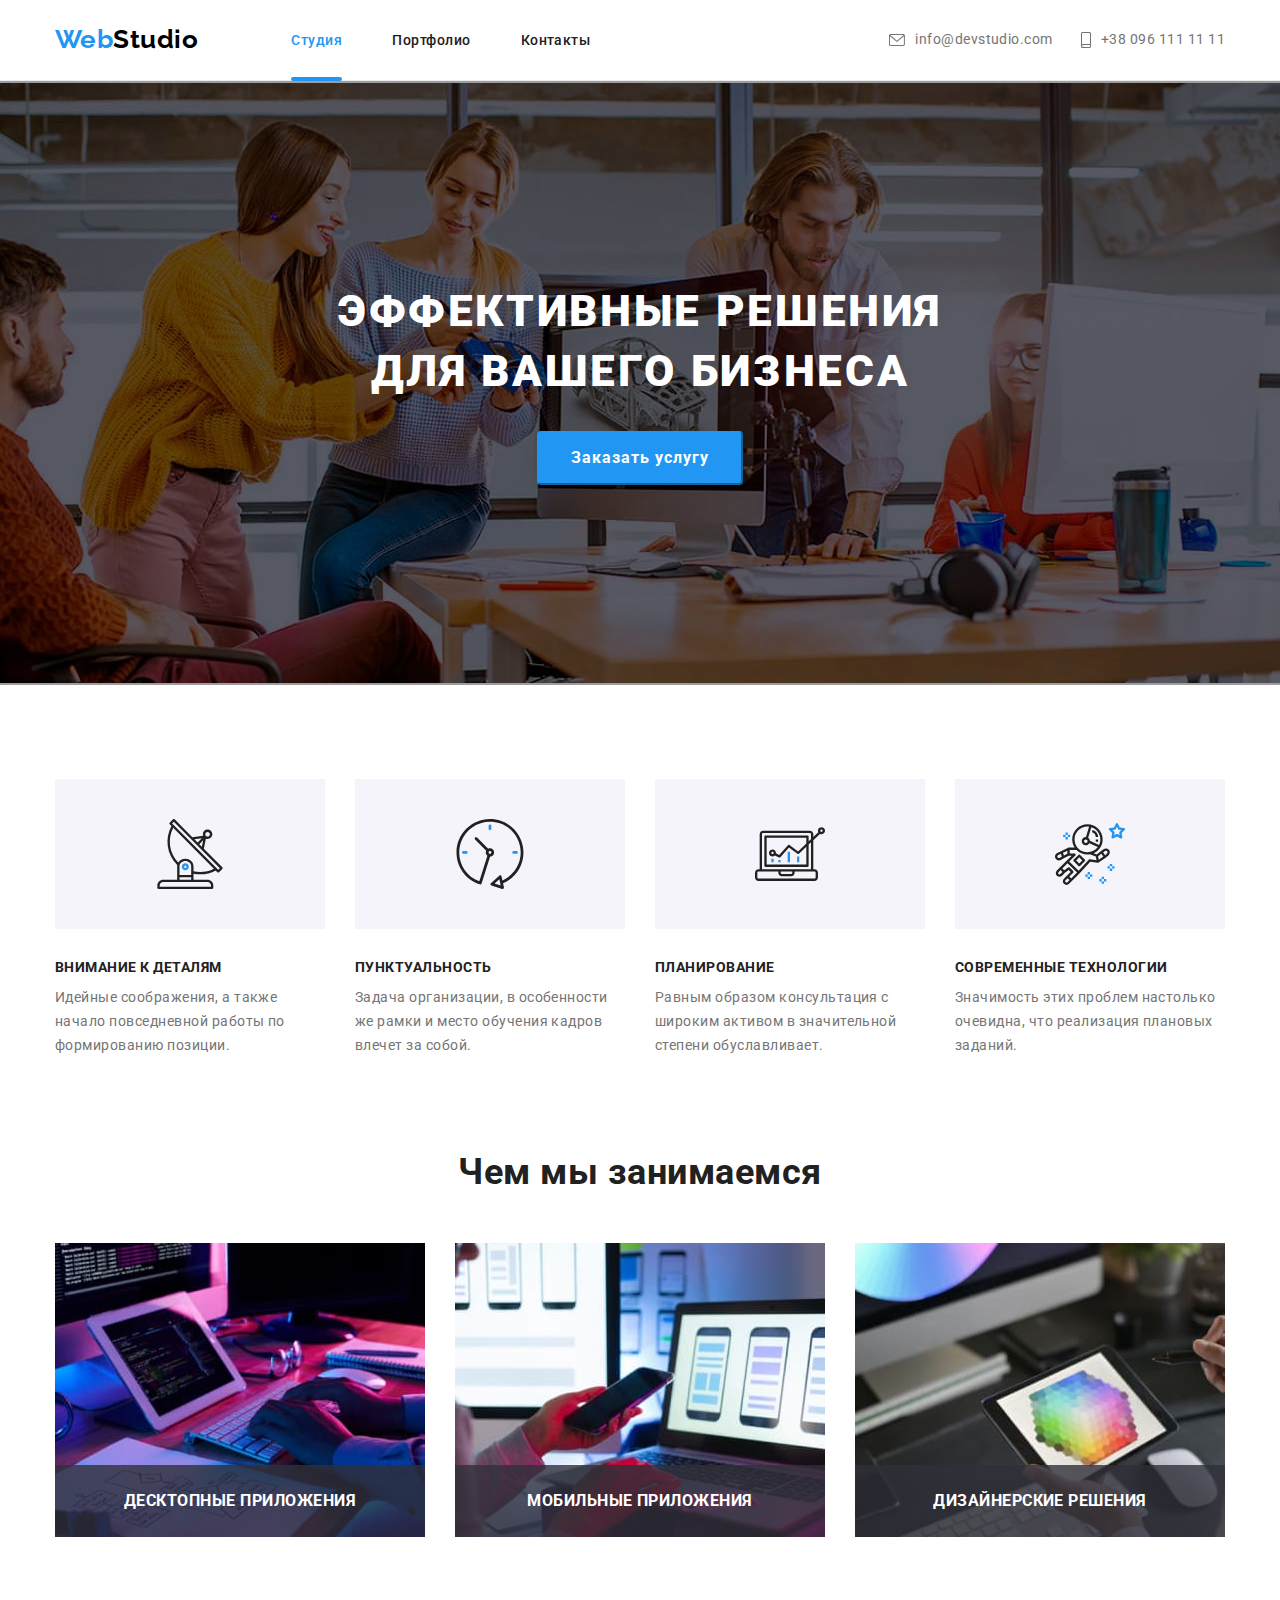
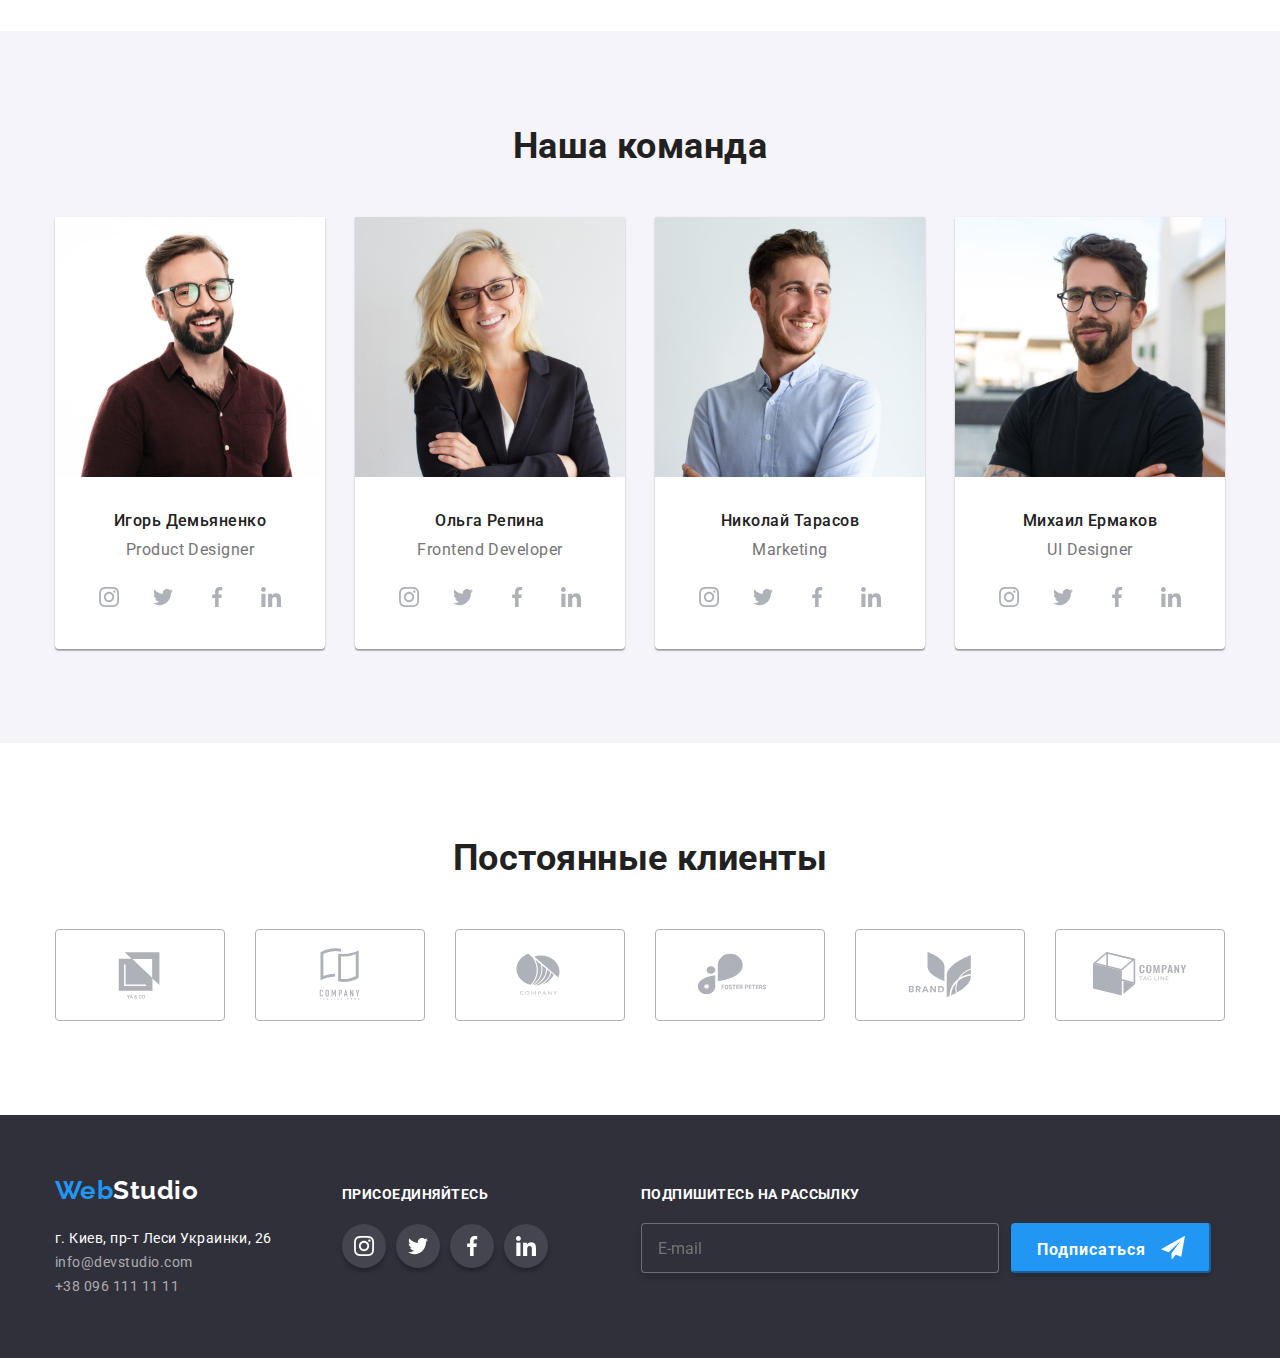
<file: index.html>
<!DOCTYPE html>
<html lang="ru">
  <head>
    <meta charset="UTF-8" />
    <meta http-equiv="X-UA-Compatible" content="IE=edge" />
    <meta name="viewport" content="width=device-width, initial-scale=1.0" />
    <link rel="preconnect" href="https://fonts.googleapis.com" />
    <link rel="preconnect" href="https://fonts.gstatic.com" crossorigin />
    <link
      href="https://fonts.googleapis.com/css2?family=Raleway:wght@700&family=Roboto:wght@400;500;700;900&display=swap"
      rel="stylesheet"
    />
    <title>WebStudio</title>
    <link
      rel="stylesheet"
      href="https://cdnjs.cloudflare.com/ajax/libs/modern-normalize/1.0.0/modern-normalize.min.css"
    />
    <link rel="stylesheet" href="./css/styles.css" />
  </head>

  <!--  ===== HEADER ===== -->

  <body>
    <header class="header">
      <div class="container navigation">
        <nav class="navigation">
          <a class="header__logo" href="./index.html"
            >Web<span class="header__studio">Studio</span></a
          >

          <ul class="navigation__list navigation">
            <li class="navigation__list-item">
              <a class="navigation__link-current" href="./index.html">Студия</a>
            </li>
            <li class="navigation__list-item">
              <a class="navigation__link" href="./portfolio.html">Портфолио</a>
            </li>
            <li class="navigation__list-item">
              <a class="navigation__link" href="/">Контакты</a>
            </li>
          </ul>
        </nav>

        <ul class="header__contacts navigation">
          <li class="header__contacts-item">
            <a class="header__email" href="mailto:info@devstudio.com">
              <svg class="header__email-icon">
                <use href="./images/icons.svg#envelope"></use></svg
              >info@devstudio.com</a
            >
          </li>
          <li class="header__contacts-item">
            <a class="header__tel" href="tel:+380961111111">
              <svg class="header__phone-icon">
                <use href="./images/icons.svg#phone"></use>
              </svg>
              +38 096 111 11 11</a
            >
          </li>
        </ul>
      </div>
    </header>

    <!--  ===== HERO ===== -->

    <section class="hero">
      <h1 class="hero__title">
        Эффективные решения <br />
        для вашего бизнеса
      </h1>
      <button type="button" class="hero__button" data-modal-open>
        Заказать услугу
      </button>
    </section>

    <!-- ====== FEATURES ===== -->

    <section class="features section">
      <div class="container">
        <h2 hidden class="features__title">features</h2>
        <ul class="features__image-list">
          <li class="features__image-item">
            <svg class="features__image">
              <use href="./images/icons.svg#antenna"></use>
            </svg>
          </li>

          <li class="features__image-item">
            <svg class="features__image">
              <use href="./images/icons.svg#clock"></use>
            </svg>
          </li>

          <li class="features__image-item">
            <svg class="features__image">
              <use href="./images/icons.svg#diagram"></use>
            </svg>
          </li>

          <li class="features__image-item">
            <svg class="features__image">
              <use href="./images/icons.svg#astronaut"></use>
            </svg>
          </li>
        </ul>

        <ul class="features__descrition-list features">
          <li class="features__descrition-item">
            <h3 class="features__descrition-title">Внимание к деталям</h3>
            <p class="features__descrition-text">
              Идейные соображения, а также начало повседневной работы по
              формированию позиции.
            </p>
          </li>
          <li class="features__descrition-item">
            <h3 class="features__descrition-title">Пунктуальность</h3>
            <p class="features__descrition-text">
              Задача организации, в особенности же рамки и место обучения кадров
              влечет за собой.
            </p>
          </li>
          <li class="features__descrition-item">
            <h3 class="features__descrition-title">Планирование</h3>
            <p class="features__descrition-text">
              Равным образом консультация с широким активом в значительной
              степени обуславливает.
            </p>
          </li>
          <li class="features__descrition-item">
            <h3 class="features__descrition-title">Современные технологии</h3>
            <p class="features__descrition-text">
              Значимость этих проблем настолько очевидна, что реализация
              плановых заданий.
            </p>
          </li>
        </ul>
      </div>
    </section>

    <!-- ===== ABOUT ====== -->

    <section class="about section about__padding">
      <div class="container">
        <h2 class="about__title">Чем мы занимаемся</h2>
        <ul class="about__list">
          <li class="about__list-item">
            <div class="about__thumb">
              <img
                class="about__image"
                src="./images/img_1.jpg"
                alt="programer-working-his-desk-office"
                width="370"
              />
              <p class="about__thumb-text">Десктопные приложения</p>
            </div>
          </li>
          <li class="about__list-item">
            <div class="about__thumb">
              <img
                class="about__image"
                src="./images/img_2.jpg"
                alt="developing-application-smartphones"
                width="370"
              />
              <p class="about__thumb-text">Мобильные приложения</p>
            </div>
          </li>
          <li class="about__list-item">
            <div class="about__thumb">
              <img
                class="about__image"
                src="./images/img_3.jpg"
                alt="creative-artist-web-design"
                width="370"
              />
              <p class="about__thumb-text">Дизайнерские решения</p>
            </div>
          </li>
        </ul>
      </div>
    </section>

    <!-- ===== TEAM ===== -->

    <section class="team section">
      <h2 class="team__title container">Наша команда</h2>
      <div class="container">
        <ul class="team__list">
          <li class="team__list-item">
            <img src="./images/pd.jpg" alt="Product Designer" width="270" />
            <div class="team__div">
              <h3 class="team__name">Игорь Демьяненко</h3>
              <p class="team__position">Product Designer</p>
              <ul class="team__socialnet-list">
                <li class="team__socialnet-item">
                  <a
                    class="team__socialnet-link"
                    href="http://www.instagram.com"
                  >
                    <svg class="team__socialnet-icon" width="20" height="20">
                      <use href="./images/icons.svg#instagram"></use>
                    </svg>
                  </a>
                </li>
                <li class="team__socialnet-item">
                  <a class="team__socialnet-link" href="http://www.twitter.com"
                    ><svg class="team__socialnet-icon" width="20" height="20">
                      <use href="./images/icons.svg#twitter"></use></svg
                  ></a>
                </li>
                <li class="team__socialnet-item">
                  <a class="team__socialnet-link" href="http://www.facebook.com"
                    ><svg class="team__socialnet-icon" width="20" height="20">
                      <use href="./images/icons.svg#fb"></use></svg
                  ></a>
                </li>
                <li class="team__socialnet-item">
                  <a class="team__socialnet-link" href="http://www.linkedin.com"
                    ><svg class="team__socialnet-icon" width="20" height="20">
                      <use href="./images/icons.svg#linkedin"></use></svg
                  ></a>
                </li>
              </ul>
            </div>
          </li>
          <li class="team__list-item">
            <img src="./images/fd.jpg" alt="Frontend Developer" width="270" />
            <div class="team__div">
              <h3 class="team__name">Ольга Репина</h3>
              <p class="team__position">Frontend Developer</p>
              <ul class="team__socialnet-list">
                <li class="team__socialnet-item">
                  <a
                    class="team__socialnet-link"
                    href="http://www.instagram.com"
                  >
                    <svg class="team__socialnet-icon" width="20" height="20">
                      <use href="./images/icons.svg#instagram"></use>
                    </svg>
                  </a>
                </li>
                <li class="team__socialnet-item">
                  <a class="team__socialnet-link" href="http://www.twitter.com"
                    ><svg class="team__socialnet-icon" width="20" height="20">
                      <use href="./images/icons.svg#twitter"></use></svg
                  ></a>
                </li>
                <li class="team__socialnet-item">
                  <a class="team__socialnet-link" href="http://www.facebook.com"
                    ><svg class="team__socialnet-icon" width="20" height="20">
                      <use href="./images/icons.svg#fb"></use></svg
                  ></a>
                </li>
                <li class="team__socialnet-item">
                  <a class="team__socialnet-link" href="http://www.linkedin.com"
                    ><svg class="team__socialnet-icon" width="20" height="20">
                      <use href="./images/icons.svg#linkedin"></use></svg
                  ></a>
                </li>
              </ul>
            </div>
          </li>
          <li class="team__list-item">
            <img src="./images/Marketing.jpg" alt="Marketing" width="270" />
            <div class="team__div">
              <h3 class="team__name">Николай Тарасов</h3>
              <p class="team__position">Marketing</p>
              <ul class="team__socialnet-list">
                <li class="team__socialnet-item">
                  <a
                    class="team__socialnet-link"
                    href="http://www.instagram.com"
                  >
                    <svg class="team__socialnet-icon" width="20" height="20">
                      <use href="./images/icons.svg#instagram"></use>
                    </svg>
                  </a>
                </li>
                <li class="team__socialnet-item">
                  <a class="team__socialnet-link" href="http://www.twitter.com"
                    ><svg class="team__socialnet-icon" width="20" height="20">
                      <use href="./images/icons.svg#twitter"></use></svg
                  ></a>
                </li>
                <li class="team__socialnet-item">
                  <a class="team__socialnet-link" href="http://www.facebook.com"
                    ><svg class="team__socialnet-icon" width="20" height="20">
                      <use href="./images/icons.svg#fb"></use></svg
                  ></a>
                </li>
                <li class="team__socialnet-item">
                  <a class="team__socialnet-link" href="http://www.linkedin.com"
                    ><svg class="team__socialnet-icon" width="20" height="20">
                      <use href="./images/icons.svg#linkedin"></use></svg
                  ></a>
                </li>
              </ul>
            </div>
          </li>
          <li class="team__list-item">
            <img src="./images/ui.jpg" alt="UI Designer" width="270" />
            <div class="team__div">
              <h3 class="team__name">Михаил Ермаков</h3>
              <p class="team__position">UI Designer</p>
              <ul class="team__socialnet-list">
                <li class="team__socialnet-item">
                  <a
                    class="team__socialnet-link"
                    href="http://www.instagram.com"
                  >
                    <svg class="team__socialnet-icon" width="20" height="20">
                      <use href="./images/icons.svg#instagram"></use>
                    </svg>
                  </a>
                </li>
                <li class="team__socialnet-item">
                  <a class="team__socialnet-link" href="http://www.twitter.com"
                    ><svg class="team__socialnet-icon" width="20" height="20">
                      <use href="./images/icons.svg#twitter"></use></svg
                  ></a>
                </li>
                <li class="team__socialnet-item">
                  <a class="team__socialnet-link" href="http://www.facebook.com"
                    ><svg class="team__socialnet-icon" width="20" height="20">
                      <use href="./images/icons.svg#fb"></use></svg
                  ></a>
                </li>
                <li class="team__socialnet-item">
                  <a class="team__socialnet-link" href="http://www.linkedin.com"
                    ><svg class="team__socialnet-icon" width="20" height="20">
                      <use href="./images/icons.svg#linkedin"></use></svg
                  ></a>
                </li>
              </ul>
            </div>
          </li>
        </ul>
      </div>
    </section>

    <!-- ====== CUSTOMMERS ====== -->

    <section class="custommers section">
      <div class="container">
        <h2 class="custommers__title">Постоянные клиенты</h2>
        <ul class="custommers__list">
          <li class="custommers__item">
            <a class="custommers__link" href=""
              ><svg class="custommers__icon" width="106" height="60">
                <use href="./images/icons.svg#c1"></use></svg
            ></a>
          </li>
          <li class="custommers__item">
            <a class="custommers__link" href="">
              <svg class="custommers__icon" width="106" height="60">
                <use href="./images/icons.svg#c2"></use></svg
            ></a>
          </li>
          <li class="custommers__item">
            <a class="custommers__link" href="">
              <svg class="custommers__icon" width="106" height="60">
                <use href="./images/icons.svg#c3"></use></svg
            ></a>
          </li>
          <li class="custommers__item">
            <a class="custommers__link" href="">
              <svg class="custommers__icon" width="106" height="60">
                <use href="./images/icons.svg#c4"></use></svg
            ></a>
          </li>
          <li class="custommers__item">
            <a class="custommers__link" href="">
              <svg class="custommers__icon" width="106" height="60">
                <use href="./images/icons.svg#c5"></use></svg
            ></a>
          </li>
          <li class="custommers__item">
            <a class="custommers__link" href="">
              <svg class="custommers__icon" width="106" height="60">
                <use href="./images/icons.svg#c6"></use>
              </svg>
            </a>
          </li>
        </ul>
      </div>
    </section>

    <!-- ===== FOOTER ===== -->
    <footer class="footer">
      <div class="container">
        <div class="footer__position">
          <div class="footer__contacts">
            <a class="footer__logo" href="./index.html"
              >Web<span class="footer__studio">Studio</span></a
            >
            <address class="address">
              <ul class="address__list">
                <li class="address__item">
                  <a
                    class="address__link"
                    href="https://goo.gl/maps/VYnGPaPWPmDUomws7"
                    target="_blank"
                    rel="noopener nofollow no referrer"
                  >
                    г. Киев, пр-т Леси Украинки, 26</a
                  >
                </li>
                <li class="address__item">
                  <a class="address__email" href="mailto:info@devstudio.com"
                    >info@devstudio.com</a
                  >
                </li>
                <li class="address__item">
                  <a class="address__tel" href="tel:+380961111111"
                    >+38 096 111 11 11</a
                  >
                </li>
              </ul>
            </address>
          </div>

          <!-- ===== JOIN ===== -->

          <div class="footer__join">
            <p class="join__title">Присоединяйтесь</p>
            <ul class="join__list">
              <li class="join__list-item">
                <a class="join__link" href="http://www.instagram.com">
                  <svg class="join__icon" width="20" height="20">
                    <use href="./images/icons.svg#insta"></use>
                  </svg>
                </a>
              </li>
              <li class="join__list-item">
                <a class="join__link" href="http://www.twitter.com">
                  <svg class="join__icon" width="20" height="20">
                    <use href="./images/icons.svg#twtr"></use>
                  </svg>
                </a>
              </li>
              <li class="join__list-item">
                <a class="join__link" href="http://www.facebook.com">
                  <svg class="join__icon" width="20" height="20">
                    <use href="./images/icons.svg#facebook"></use>
                  </svg>
                </a>
              </li>
              <li class="join__list-item">
                <a class="join__link" href="http://www.linkedin.com">
                  <svg class="join__icon" width="20" height="20">
                    <use href="./images/icons.svg#in"></use>
                  </svg>
                </a>
              </li>
            </ul>
          </div>

          <!-- ====== SIGN UP ===== -->

          <form class="sign-up">
            <p class="sign-up__title">подпишитесь на рассылку</p>
            <label class="sign-up__label">
              <input
                class="sign-up__input"
                type="email"
                name="sign-up"
                placeholder="E-mail"
            /></label>

            <button type="submit" class="sign-up__button">
              Подписаться
              <svg class="sign-up__icon" width="24" height="24">
                <use href="./images/icons.svg#icon-send"></use>
              </svg>
            </button>
          </form>
        </div>
      </div>
    </footer>

    <!-- ===== MODAL WINDOW ===== -->

    <div class="backdrop is-hidden" data-modal>
      <div class="modal">
        <button data-modal-close class="modal__x-button">
          <svg class="modal__x-icon" width="11" height="11">
            <use href="./images/icons.svg#cross"></use>
          </svg>
        </button>

        <form class="modal__send-form" autocomplete="off">
          <p class="modal__title">Оставьте свои данные, мы вам перезвоним</p>

          <div class="modal__form-field">
            <label for="user-name" class="modal__label">Имя</label>
            <input
              type="text"
              class="modal__input"
              name="user-name"
              id="user-name"
            />
            <span class="modal__icon">
              <svg width="18" height="18">
                <use href="./images/icons.svg#icon-name"></use>
              </svg>
            </span>
          </div>

          <div class="modal__form-field">
            <label for="tel" class="modal__label">Телефон</label>
            <input type="tel" class="modal__input" name="user-tel" id="tel" />
            <span class="modal__icon">
              <svg width="18" height="18">
                <use href="./images/icons.svg#icon-tel"></use>
              </svg>
            </span>
          </div>

          <div class="modal__form-field">
            <label class="modal__label" for="user-email">Почта</label>
            <input
              type="email"
              class="modal__input"
              name="user-email"
              id="user-email"
            />
            <span class="modal__icon">
              <svg width="18" height="18">
                <use href="./images/icons.svg#icon-email"></use>
              </svg>
            </span>
          </div>

          <div class="modal__form-field">
            <label class="modal__label" for="comment">Комментарий</label>
            <textarea
              name="comment"
              id="comment"
              class="modal__textarea"
              rows="8"
              placeholder="Введите текст"
            ></textarea>
          </div>

          <!-- ====================POLICY=============== -->

          <label class="modal__policy-title">
            <input
              class="modal__checkbox"
              type="checkbox"
              name="checkbox"
              value="js"
            />
            <span class="modal__icon-check"></span>
            Соглашаюсь с рассылкой и принимаю
            <a class="modal__policy-link" href=""> Условия договора</a>
          </label>

          <!-- ========== SUBMIT BUTTON =============== -->

          <div class="modal__button-div">
            <button type="submit" class="modal__send-button">Отправить</button>
          </div>
        </form>
      </div>
    </div>

    <script src="./js/modal.js"></script>
  </body>
</html>
</file>
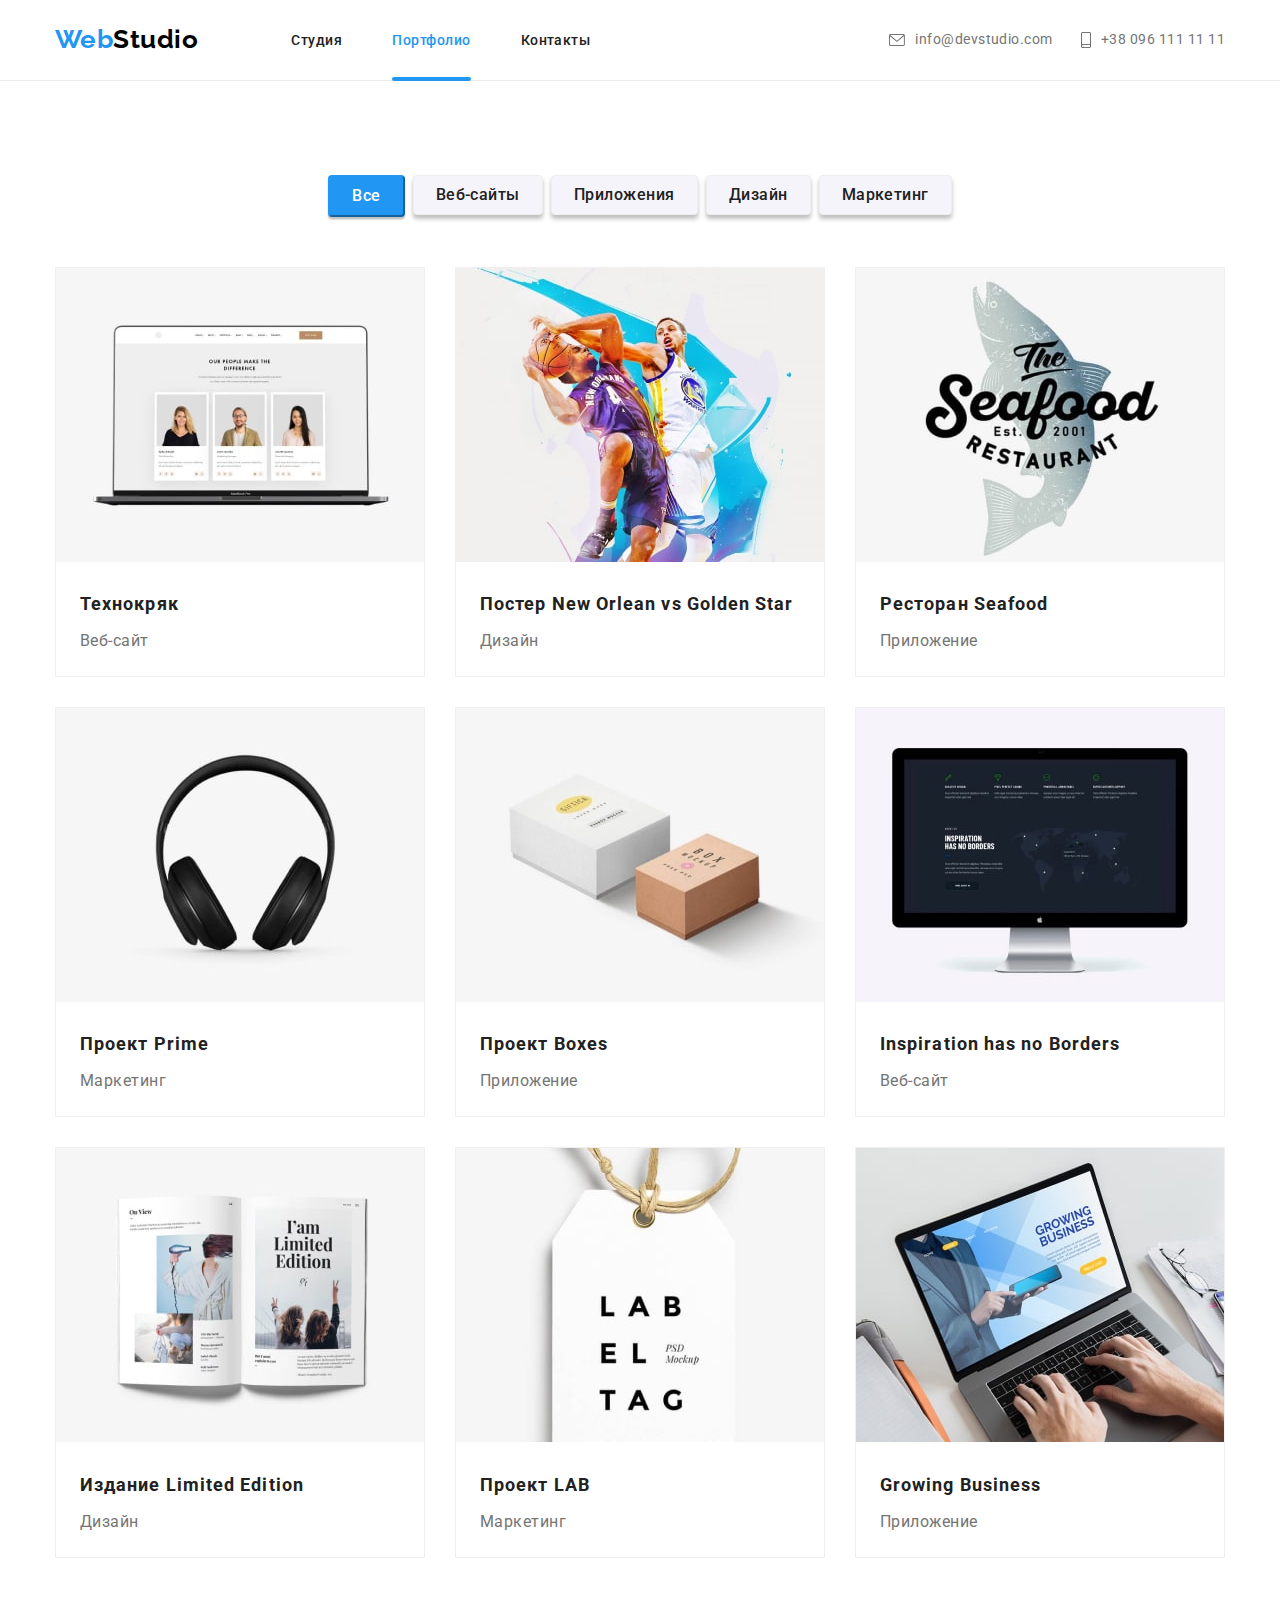
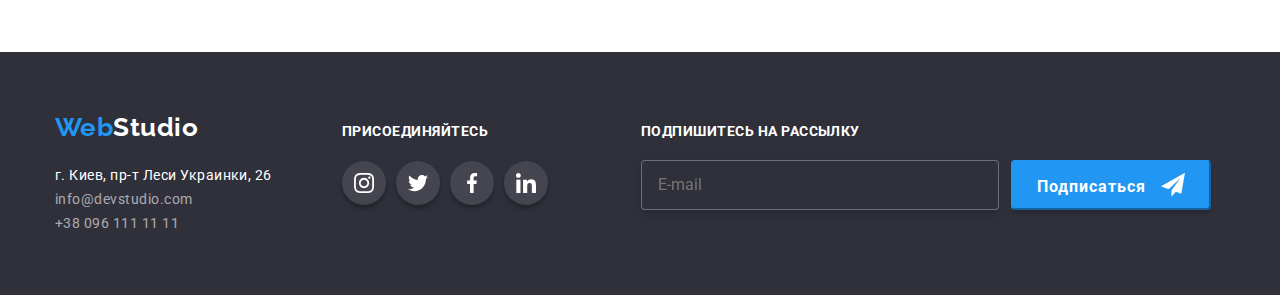
<file: portfolio.html>
<!DOCTYPE html>
<html lang="ru">
  <head>
    <meta charset="UTF-8" />
    <meta http-equiv="X-UA-Compatible" content="IE=edge" />
    <meta name="viewport" content="width=device-width, initial-scale=1.0" />
    <link rel="preconnect" href="https://fonts.googleapis.com" />
    <link rel="preconnect" href="https://fonts.gstatic.com" crossorigin />
    <link
      href="https://fonts.googleapis.com/css2?family=Raleway:wght@700&family=Roboto:wght@400;500;700;900&display=swap"
      rel="stylesheet"
    />
    <title>WebStudio</title>
    <link
      rel="stylesheet"
      href="https://cdnjs.cloudflare.com/ajax/libs/modern-normalize/1.0.0/modern-normalize.min.css"
    />
    <link rel="stylesheet" href="./css/styles.css" />
  </head>

  <!--  ===== HEADER ===== -->

 
  <body>
    <header class="header">
      <div class="container navigation">
        <nav class="navigation">
          <a class="header__logo" href="./index.html"
            >Web<span class="header__studio">Studio</span></a
          >

          <ul class="navigation__list navigation">
            <li class="navigation__list-item">
              <a class="navigation__link" href="./index.html">Студия</a>
            </li>
            <li class="navigation__list-item">
              <a class="navigation__link-current" href="./portfolio.html">Портфолио</a>
            </li>
            <li class="navigation__list-item">
              <a class="navigation__link" href="/">Контакты</a>
            </li>
          </ul>
        </nav>

        <ul class="header__contacts navigation">
          <li class="header__contacts-item">
            <a class="header__email" href="mailto:info@devstudio.com">
              <svg class="header__email-icon">
                <use href="./images/icons.svg#envelope"></use></svg
              >info@devstudio.com</a
            >
          </li>
          <li class="header__contacts-item">
            <a class="header__tel" href="tel:+380961111111">
              <svg class="header__phone-icon">
                <use href="./images/icons.svg#phone"></use>
              </svg>
              +38 096 111 11 11</a
            >
          </li>
        </ul>
      </div>
    </header>

    <!-- ======= FILTER ======= -->

    <section class="filter section">
      <div class="container">
        <h1 hidden>filter</h1>
        <ul class="filter__list">
          <li class="filter__list-item">
            <button type="button" class="filter__button-current">Все</button>
            <a class="filter__link" href=""></a>
          </li>
          <li class="filter__list-item">
            <button type="button" class="filter__button">Веб-сайты</button>
          </li>
          <li class="filter__list-item">
            <button type="button" class="filter__button">Приложения</button>
          </li>
          <li class="filter__list-item">
            <button type="button" class="filter__button">Дизайн</button>
          </li>
          <li class="filter__list-item">
            <button type="button" class="filter__button">Маркетинг</button>
          </li>
        </ul>

        <!-- ======= WORKS ======= -->

        <ul class="works__list">
          <li class="works__list-item">
            <a class="works__link" href="">
              <div class="works__thumb">
                <img
                  src="./images/portfolio/techno.jpg"
                  width="370"
                  alt="Технокряк"
                  class="works__image"
                />
                <p class="works__thumb-text">
                  Ресурс предлагает комплексные предложения с разным уровнем
                  функционала и сервисов. Все это позволит посетителю получить
                  исчерпывающие сведения о компании или частном лице
                </p>
              </div>
              <div class="works__div">
                <h2 class="works__title">Технокряк</h2>
                <p class="works__text">Веб-сайт</p>
              </div>
            </a>
          </li>
          <li class="works__list-item">
            <a class="works__link" href="">
              <div class="works__thumb">
                <img
                  src="./images/portfolio/poster.jpg"
                  width="370"
                  alt="Постер"
                  class="works__image"
                />
                <p class="works__thumb-text">
                  Ресурс предлагает комплексные предложения с разным уровнем
                  функционала и сервисов. Все это позволит посетителю получить
                  исчерпывающие сведения о компании или частном лице
                </p>
              </div>
              <div class="works__div">
                <h2 class="works__title">
                  Постер <span lang="en">New Orlean vs Golden Star</span>
                </h2>
                <p class="works__text">Дизайн</p>
              </div>
            </a>
          </li>

          <li class="works__list-item">
            <a class="works__link" href="">
              <div class="works__thumb">
                <img
                  src="./images/portfolio/seafood.jpg"
                  width="370"
                  alt="Ресторан Seafood"
                  class="works__image"
                />
                <p class="works__thumb-text">
                  Ресурс предлагает комплексные предложения с разным уровнем
                  функционала и сервисов. Все это позволит посетителю получить
                  исчерпывающие сведения о компании или частном лице
                </p>
              </div>
              <div class="works__div">
                <h2 class="works__title">
                  Ресторан <span lang="en">Seafood</span>
                </h2>
                <p class="works__text">Приложение</p>
              </div>
            </a>
          </li>

          <li class="works__list-item">
            <a class="works__link" href="">
              <div class="works__thumb">
                <img
                  src="./images/portfolio/prime.jpg"
                  width="370"
                  alt="Проект Prime"
                  class="works__image"
                />
                <p class="works__thumb-text">
                  Ресурс предлагает комплексные предложения с разным уровнем
                  функционала и сервисов. Все это позволит посетителю получить
                  исчерпывающие сведения о компании или частном лице
                </p>
              </div>
              <div class="works__div">
                <h2 class="works__title">Проект <span lang="en">Prime</span></h2>
                <p class="works__text">Маркетинг</p>
              </div>
            </a>
          </li>

          <li class="works__list-item">
            <a class="works__link" href="">
              <div class="works__thumb">
                <img
                  src="./images/portfolio/boxes.jpg"
                  width="370"
                  alt="Проект Boxes"
                  class="works__image"
                />
                <p class="works__thumb-text">
                  Ресурс предлагает комплексные предложения с разным уровнем
                  функционала и сервисов. Все это позволит посетителю получить
                  исчерпывающие сведения о компании или частном лице
                </p>
              </div>
              <div class="works__div">
                <h2 class="works__title">Проект <span lang="en">Boxes</span></h2>
                <p class="works__text">Приложение</p>
              </div>
            </a>
          </li>

          <li class="works__list-item">
            <a class="works__link" href="">
              <div class="works__thumb">
                <img
                  src="./images/portfolio/inspiration.jpg"
                  width="370"
                  alt="Inspiration has no Borders"
                  class="works__image"
                />
                <p class="works__thumb-text">
                  Ресурс предлагает комплексные предложения с разным уровнем
                  функционала и сервисов. Все это позволит посетителю получить
                  исчерпывающие сведения о компании или частном лице
                </p>
              </div>
              <div class="works__div">
                <h2 lang="en" class="works__title">
                  Inspiration has no Borders
                </h2>
                <p class="works__text">Веб-сайт</p>
              </div>
            </a>
          </li>

          <li class="works__list-item">
            <a class="works__link" href="">
              <div class="works__thumb">
                <img
                  src="./images/portfolio/ltd.jpg"
                  width="370"
                  alt="Издание Limited Edition"
                  class="works__image"
                />
                <p class="works__thumb-text">
                  Ресурс предлагает комплексные предложения с разным уровнем
                  функционала и сервисов. Все это позволит посетителю получить
                  исчерпывающие сведения о компании или частном лице
                </p>
              </div>
              <div class="works__div">
                <h2 class="works__title">
                  Издание <span lang="en">Limited Edition</span>
                </h2>
                <p class="works__text">Дизайн</p>
              </div>
            </a>
          </li>

          <li class="works__list-item">
            <a class="works__link" href="">
              <div class="works__thumb">
                <img
                  src="./images/portfolio/lab.jpg"
                  width="370"
                  alt="Проект LAB"
                  class="works__image"
                />
                <p class="works__thumb-text">
                  Ресурс предлагает комплексные предложения с разным уровнем
                  функционала и сервисов. Все это позволит посетителю получить
                  исчерпывающие сведения о компании или частном лице
                </p>
              </div>
              <div class="works__div">
                <h2 class="works__title">Проект <span lang="en">LAB</span></h2>
                <p class="works__text">Маркетинг</p>
              </div>
            </a>
          </li>

          <li class="works__list-item">
            <a class="works__link" href="">
              <div class="works__thumb">
                <img
                  src="./images/portfolio/biz.jpg"
                  width="370"
                  alt="Growing Business"
                  class="works__image"
                />
                <p class="works__thumb-text">
                  Ресурс предлагает комплексные предложения с разным уровнем
                  функционала и сервисов. Все это позволит посетителю получить
                  исчерпывающие сведения о компании или частном лице
                </p>
              </div>
              <div class="works__div">
                <h2 class="works__title" lang="en">Growing Business</h2>
                <p class="works__text">Приложение</p>
              </div>
            </a>
          </li>
        </ul>
      </div>
    </section>

    <!-- ===== FOOTER ===== -->
    <footer class="footer">
      <div class="container">
        <div class="footer__position">
          <div class="footer__contacts">
            <a class="footer__logo" href="./index.html"
              >Web<span class="footer__studio">Studio</span></a
            >
            <address class="address">
              <ul class="address__list">
                <li class="address__item">
                  <a
                    class="address__link"
                    href="https://goo.gl/maps/VYnGPaPWPmDUomws7"
                    target="_blank"
                    rel="noopener nofollow no referrer"
                  >
                    г. Киев, пр-т Леси Украинки, 26</a
                  >
                </li>
                <li class="address__item">
                  <a class="address__email" href="mailto:info@devstudio.com"
                    >info@devstudio.com</a
                  >
                </li>
                <li class="address__item">
                  <a class="address__tel" href="tel:+380961111111"
                    >+38 096 111 11 11</a
                  >
                </li>
              </ul>
            </address>
          </div>

          <!-- ===== JOIN ===== -->

          <div class="footer__join">
            <p class="join__title">Присоединяйтесь</p>
            <ul class="join__list">
              <li class="join__list-item">
                <a class="join__link" href="http://www.instagram.com">
                  <svg class="join__icon" width="20" height="20">
                    <use href="./images/icons.svg#insta"></use>
                  </svg>
                </a>
              </li>
              <li class="join__list-item">
                <a class="join__link" href="http://www.twitter.com">
                  <svg class="join__icon" width="20" height="20">
                    <use href="./images/icons.svg#twtr"></use>
                  </svg>
                </a>
              </li>
              <li class="join__list-item">
                <a class="join__link" href="http://www.facebook.com">
                  <svg class="join__icon" width="20" height="20">
                    <use href="./images/icons.svg#facebook"></use>
                  </svg>
                </a>
              </li>
              <li class="join__list-item">
                <a class="join__link" href="http://www.linkedin.com">
                  <svg class="join__icon" width="20" height="20">
                    <use href="./images/icons.svg#in"></use>
                  </svg>
                </a>
              </li>
            </ul>
          </div>

          <!-- ====== SIGN UP ===== -->

          <form class="sign-up">
            <p class="sign-up__title">подпишитесь на рассылку</p>
            <label class="sign-up__label">
              <input
                class="sign-up__input"
                type="email"
                name="sign-up"
                placeholder="E-mail"
            /></label>

            <button type="submit" class="sign-up__button">
              Подписаться
              <svg class="sign-up__icon" width="24" height="24">
                <use href="./images/icons.svg#icon-send"></use>
              </svg>
            </button>
          </form>
        </div>
      </div>
    </footer>
  </body>
</html>
</file>
<file: css/styles.css>
:root {
  --main-color: #212121;
  --subcolor: #757575;
  --accent-color: #2196f3;
  --bg-color: #ffffff;
  --bgc-hero: #c4c4c4;
  --bgc-btn-hover: #188ce8;
  --logo-studio: #000000;
  --bgc-team: #f5f4fa;
  --bgc-footer: #2f303a;
  --bgc-filter-btn: #f5f4fa;
  --svg-fill: #afb1b8;
}

/* ======= Body ======= */

* {
  margin: 0;
  padding: 0;
  list-style: none;
}

*,
*::before,
*::after {
  box-sizing: border-box;
}

body {
  font-family: "Roboto", sans-serif;
  background-color: var(--bg-color);
  letter-spacing: 0.03em;
  line-height: 1.14;
}

.container {
  width: 1200px;
  margin-left: auto;
  margin-right: auto;
  padding-left: 15px;
  padding-right: 15px;
}

.section {
  padding-top: 94px;
  padding-bottom: 94px;
}

/* ======= Header ======= */

.header {
  display: flex;
  align-items: center;
  border-bottom: 1px solid #ececec;
}

.navigation {
  display: flex;
  align-items: center;
}

.header__logo {
  font-family: "Raleway", sans-serif;
  font-weight: 700;
  font-size: 26px;
  line-height: calc(31 / 26);
  text-decoration: none;
  color: var(--accent-color);
  padding-top: 24px;
  padding-bottom: 25px;
}

.header__studio {
  color: var(--logo-studio);
}

.navigation__list,
.header__contacts {
  list-style: none;
}
.navigation__list {
  margin-left: 93px;
}

.navigation__list-item:not(:last-child) {
  margin-right: 50px;
}

.navigation__link {
  font-weight: 500;
  font-size: 14px;
  text-decoration: none;
  color: var(--main-color);
  padding-top: 32px;
  padding-bottom: 32px;
  transition-property: color;
  transition-duration: 250ms;
  transition-timing-function: cubic-bezier(0.4, 0, 0.2, 1);
}

.navigation__link:hover,
.navigation__link:focus,
.navigation__link-current {
  font-weight: 500;
  font-size: 14px;
  color: var(--accent-color);
}

.navigation__link-current {
  position: relative;
  text-decoration: none;
  padding-top: 32px;
  padding-bottom: 32px;
}
.navigation__link-current::after {
  content: "";
  position: absolute;
  background-color: currentColor;
  border-radius: 2px;
  width: 100%;
  height: 4px;
  left: 0;
  bottom: -1px;
}

.header__contacts {
  margin-left: auto;
}

.header__email {
  margin-right: 28px;
}

.header__email,
.header__tel {
  font-size: 14px;
  color: var(--subcolor);
  text-decoration: none;
  display: flex;
  justify-content: center;
  align-items: center;

  transition-property: color;
  transition-duration: 250ms;
  transition-timing-function: cubic-bezier(0.4, 0, 0.2, 1);
}

.header__email:hover,
.header__email:focus,
.header__tel:hover,
.header__tel:focus {
  color: var(--accent-color);
}

.header__email:hover .header__email-icon {
  fill: var(--accent-color);
}

.header__email:focus .header__email-icon {
  fill: var(--accent-color);
}

.header__tel:hover .header__phone-icon {
  fill: var(--accent-color);
}

.header__tel:focus .header__phone-icon {
  fill: var(--accent-color);
}

.header__contacts-item {
  padding-top: 32px;
  padding-bottom: 32px;
}

.header__email-icon {
  width: 16px;
  height: 12px;
  margin-right: 10px;
  fill: var(--subcolor);

  transition-property: fill;
  transition-duration: 250ms;
  transition-timing-function: cubic-bezier(0.4, 0, 0.2, 1);
}

.header__phone-icon {
  width: 10px;
  height: 16px;
  margin-right: 10px;
  fill: var(--subcolor);

  transition-property: fill;
  transition-duration: 250ms;
  transition-timing-function: cubic-bezier(0.4, 0, 0.2, 1);
}

/* ======= HERO ======= */
.hero {
  background-color: var(--bgc-hero);
  background-image: linear-gradient(
      0deg,
      rgba(0, 0, 0, 0.2),
      rgba(0, 0, 0, 0.2)
    ),
    url(../images/hero-bg.jpg);
  background-repeat: no-repeat;
  background-position: center;
  max-width: 1600px;
  text-align: center;
  padding-top: 200px;
  padding-bottom: 200px;
  /* margin: 0; */
  margin-left: auto;
  margin-right: auto;
}

.hero__title {
  color: var(--bg-color);
  font-weight: 900;
  font-size: 44px;
  line-height: calc(60 / 44);
  letter-spacing: 0.06em;
  text-transform: uppercase;
  margin-bottom: 30px;
}

.hero__button {
  border-radius: 4px;
  padding: 10px 32px;
  min-width: 200px;

  color: var(--bg-color);
  background-color: var(--accent-color);
  border-color: var(--accent-color);

  font-family: inherit;
  font-weight: 700;
  font-size: 16px;
  line-height: calc(30 / 16);
  letter-spacing: 0.06em;
  box-shadow: 0px 4px 4px rgba(0, 0, 0, 0.15);

  display: inline-block;
  align-items: center;
  text-align: center;
  cursor: pointer;

  transition-property: background-color;
  transition-duration: 250ms;
  transition-timing-function: cubic-bezier(0.4, 0, 0.2, 1);

  transition-property: border-color;
  transition-duration: 250ms;
  transition-timing-function: cubic-bezier(0.4, 0, 0.2, 1);
}

.hero__button:hover,
.hero__button:focus {
  background-color: var(--bgc-btn-hover);
  border-color: var(--bgc-btn-hover);
}

/* ======= FEATURES ======= */

.features {
  display: flex;
  align-items: center;
}

.features__descrition-item:not(:last-child) {
  margin-right: 30px;
}
.features__descrition-item {
  min-width: 270px;
}

.features__descrition-title {
  font-weight: 700;
  font-size: 14px;
  line-height: calc(16 / 14);
  text-transform: uppercase;
  margin-bottom: 10px;

  color: var(--main-color);
}

.features__descrition-text {
  font-weight: 400;
  font-size: 14px;
  line-height: calc(24 / 14);
  color: var(--subcolor);
}

.features__image-list {
  display: flex;
}

.features__image-item {
  display: flex;
  margin-right: 30px;
  margin-bottom: 30px;
  width: 270px;
  background-color: #f5f4fa;
  justify-content: center;
  align-items: center;
}

.features__image-item:last-child {
  margin-right: 0;
}

.features__image {
  max-width: 70px;
  background-color: #f5f4fa;
}

/* ======= ABOUT ======= */
.about__padding {
  padding-top: 0%;
}

.about__title {
  font-weight: 700;
  font-size: 36px;
  line-height: calc(42 / 36);
  text-align: center;
  color: var(--main-color);
  margin-bottom: 50px;
}

.about__list {
  display: flex;
  align-items: center;
  list-style: none;
}

.about__image {
  display: block;
}

.about__list-item:not(:last-child) {
  margin-right: 30px;
}

.about__thumb {
  position: relative;
}

.about__thumb-text {
  position: absolute;
  bottom: 0;
  left: 0;
  width: 100%;
  height: auto;

  text-transform: uppercase;
  color: var(--bg-color);
  font-weight: 700;
  background-color: rgba(47, 48, 58, 0.8);

  display: flex;
  justify-content: center;
  text-align: center;
  margin: 0;
  padding-top: 27px;
  padding-bottom: 27px;
}

/* ======= TEAM ======= */

.team {
  background: var(--bgc-team);
}

.team__title {
  font-weight: 700;
  font-size: 36px;
  line-height: calc(42 / 36);
  text-align: center;
  color: var(--main-color);
  padding-bottom: 50px;
}

.team__list {
  list-style: none;
  display: flex;
}

.team__list-item {
  width: 270px;
  left: 215px;
  top: 1635px;
  background-color: var(--bg-color);
  margin-right: 30px;
  box-shadow: 0px 1px 3px rgba(0, 0, 0, 0.12), 0px 1px 1px rgba(0, 0, 0, 0.14),
    0px 2px 1px rgba(0, 0, 0, 0.2);
  border-radius: 0px 0px 4px 4px;
}

.team__name {
  font-weight: 500;
  font-size: 16px;
  line-height: calc(19 / 16);
  text-align: center;
  color: var(--main-color);
}

.team__position {
  font-weight: 400;
  font-size: 16px;
  line-height: calc(19 / 16);
  text-align: center;
  color: var(--subcolor);
  padding-top: 10px;
  padding-bottom: 16px;
}

.team__div {
  padding-top: 30px;
  padding-bottom: 30px;
}

/* =======      SOCIALS       ======= */

.team__socialnet-list {
  display: flex;
  justify-content: center;
  align-items: center;
  list-style: none;
}
.team__socialnet-item {
  margin-right: 10px;

  transition-property: background-color;
  transition-duration: 250ms;
  transition-timing-function: cubic-bezier(0.4, 0, 0.2, 1);
}

.team__socialnet-item:last-child {
  margin-right: 0;
}

.team__socialnet-icon {
  display: flex;
  justify-content: center;
  align-items: center;
  fill: var(--svg-fill);

  transition-property: fill;
  transition-duration: 250ms;
  transition-timing-function: cubic-bezier(0.4, 0, 0.2, 1);
}

.team__socialnet-link:hover,
.team__socialnet-link:focus {
  background-color: var(--accent-color);
  border-radius: 50%;
}

.team__socialnet-link:hover .team__socialnet-icon,
.team__social-link:focus .team__socialnet-icon {
  fill: var(--bg-color);
}

.team__socialnet-link {
  display: flex;
  justify-content: center;
  align-items: center;
  cursor: pointer;
  margin-right: 10px;
  width: 44px;
  height: 44px;

  transition-property: background-color;
  transition-duration: 250ms;
  transition-timing-function: cubic-bezier(0.4, 0, 0.2, 1);
  border-radius: 50%;
}

.team__socialnet-link:last-child {
  margin-right: 0px;
}

/* ======= Custommers ======= */

.custommers__title {
  font-weight: 700;
  font-size: 36px;
  line-height: calc(42 / 36);
  text-align: center;
  color: var(--main-color);
  margin-bottom: 50px;
}

.custommers__list {
  display: flex;
  justify-content: center;
  align-items: center;
  list-style: none;
}

.custommers__item {
  margin-right: 30px;
}

.custommers__item:last-child {
  margin-right: 0;
}
.custommers__icon {
  fill: var(--svg-fill);

  transition-property: fill;
  transition-duration: 250ms;
  transition-timing-function: cubic-bezier(0.4, 0, 0.2, 1);
}

.custommers__link:hover,
.custommers__link:focus {
  border-color: var(--accent-color);
}

.custommers__link:hover .custommers__icon,
.custommers__link:focus .custommers__icon {
  fill: var(--accent-color);
}

.custommers__link {
  border: 1px solid var(--svg-fill);
  border-radius: 4px;
  width: 170px;
  height: 92px;
  display: flex;
  justify-content: center;
  align-items: center;

  transition-property: border-color;
  transition-duration: 250ms;
  transition-timing-function: cubic-bezier(0.4, 0, 0.2, 1);
}

/* ======= Footer ======= */

.footer {
  background: var(--bgc-footer);
  padding-top: 60px;
  padding-bottom: 60px;
}

.footer__logo {
  font-family: "Raleway";
  font-weight: 700;
  font-size: 26px;
  line-height: calc(31 / 26);
  text-decoration: none;
  color: var(--accent-color);
}

.footer__studio {
  color: var(--bg-color);
}

.address__list {
  margin-top: 20px;
  list-style: none;
}

.address__link {
  text-decoration: none;
  font-family: inherit;
  font-style: normal;
  font-weight: 400;
  font-size: 14px;
  line-height: calc(24 / 14);
  letter-spacing: inherit;
  color: var(--bg-color);
  margin-bottom: 9px;
}

.address__tel,
.address__email {
  text-decoration: none;
  font-family: inherit;
  font-style: normal;
  font-weight: 400;
  font-size: 14px;
  line-height: calc(24 / 14);
  letter-spacing: inherit;
  margin-bottom: 9px;

  color: rgba(255, 255, 255, 0.6);

  transition-property: color;
  transition-duration: 250ms;
  transition-timing-function: cubic-bezier(0.4, 0, 0.2, 1);
}

.address__tel:hover,
.address__email:hover,
.address__tel:focus,
.address__email:focus {
  color: var(--accent-color);
}

/* ======= JOIN ======= */

.footer__position {
  display: flex;
  align-items: baseline;
  margin: 0;
  padding: 0;
}

.footer__join {
  margin-left: 70px;
}

.join__title {
  color: var(--bg-color);
  font-weight: 700;
  font-size: 14px;
  line-height: calc(60 / 44);
  text-transform: uppercase;
  margin-bottom: 20px;
}

.join__list {
  display: flex;
  list-style: none;
}

.join__list-item {
  margin-right: 10px;
  fill: var(--bg-color);
  width: 44px;
  height: 44px;
}
.join__list-item:last-child {
  margin-right: 0;
}

.join__link {
  width: 100%;
  height: 100%;
  background: rgba(255, 255, 255, 0.1);
  box-shadow: 0px 4px 4px rgba(0, 0, 0, 0.25);
  border-radius: 50%;
  display: flex;

  align-items: center;
  justify-content: center;

  transition-property: background-color;
  transition-duration: 250ms;
  transition-timing-function: cubic-bezier(0.4, 0, 0.2, 1);
}

.join__link:hover,
.join__link:focus {
  background-color: var(--accent-color);
}

.join__icon {
  fill: var(--bg-color);
}

/* ===== SIGN-UP ====== */

.sign-up {
  margin-left: 93px;
  min-width: 570px;
}

.sign-up__title {
  display: block;
  font-family: inherit;
  font-size: 14px;
  font-weight: 700;
  text-transform: uppercase;
  margin-bottom: 20px;
  color: var(--bg-color);
}

.sign-up__input {
  position: relative;
  font-family: inherit;
  font-size: 16px;
  line-height: calc(16 / 14);
  color: rgba(255, 255, 255, 0.6);
  width: 358px;
  height: 50px;
  padding: 15px 295px 15px 16px;

  background-color: var(--bgc-footer);
  border: 1px solid rgba(255, 255, 255, 0.3);
  filter: drop-shadow(0px 4px 4px rgba(0, 0, 0, 0.15));
  border-radius: 4px;
  outline: none;

  transition-property: border;
  transition-duration: 250ms;
  transition-timing-function: cubic-bezier(0.4, 0, 0.2, 1);
}

.sign-up__input:hover,
.sign-up__input:focus {
  border: 1px solid #2196f3;
  outline: none;
}

.sign-up__button {
  /* display: inline-block; */
  position: absolute;
  align-items: center;
  justify-content: center;

  width: 200px;
  height: 50px;
  margin-left: 12px;
  line-height: calc(30 / 16);

  font-family: inherit;
  font-weight: 700;
  font-size: 16px;
  text-align: center;
  letter-spacing: 0.06em;
  color: var(--bg-color);

  background-color: var(--accent-color);
  box-shadow: 0px 4px 4px rgba(0, 0, 0, 0.15);
  border-radius: 4px;
  border-color: #2196f3;
  cursor: pointer;

  transition-property: background-color;
  transition-duration: 250ms;
  transition-timing-function: cubic-bezier(0.4, 0, 0.2, 1);

  transition-property: border-color;
  transition-duration: 250ms;
  transition-timing-function: cubic-bezier(0.4, 0, 0.2, 1);
}

.sign-up__button:hover,
.sign-up__button:focus {
  background-color: var(--bgc-btn-hover);
  border-color: var(--bgc-btn-hover);
}

.sign-up__icon {
  fill: var(--bg-color);
  margin-left: 10px;
  transform: translateY(20%);
}

/* ===== PORTFOLIO ====== */
.filter__list {
  list-style: none;
  display: flex;
  justify-content: center;
  margin-bottom: 50px;
}

.filter__button {
  font-family: inherit;
  font-weight: 500;
  font-size: 16px;
  line-height: calc(26 / 16);
  letter-spacing: inherit;
  color: var(--main-color);
  cursor: pointer;
  background: var(--bgc-filter-btn);
  text-align: center;
  margin-left: 8px;
  padding-left: 22px;
  padding-right: 22px;
  padding-top: 6px;
  padding-bottom: 6px;
  border-radius: 4px;
  border: solid 1px #eeeeee;
  box-shadow: 0px 4px 4px rgba(0, 0, 0, 0.25);

  transition-property: color;
  transition-duration: 250ms;
  transition-timing-function: cubic-bezier(0.4, 0, 0.2, 1);
}

.filter__list-item {
  transition-property: border-color;
  transition-duration: 250ms;
  transition-timing-function: cubic-bezier(0.4, 0, 0.2, 1);
}

.filter__link {
  transition-property: background-color;
  transition-duration: 250ms;
  transition-timing-function: cubic-bezier(0.4, 0, 0.2, 1);
}

.filter__button:hover,
.filter__button:focus .filter__link:hover,
.filter__link:focus {
  color: var(--bg-color);
  background-color: var(--accent-color);
  border-color: #2196f3;
}

.filter__button-current {
  font-family: inherit;
  font-weight: 500;
  font-size: 16px;
  line-height: calc(26 / 16);
  text-align: center;
  letter-spacing: inherit;
  cursor: pointer;
  padding-left: 22px;
  padding-right: 22px;
  padding-top: 6px;
  padding-bottom: 6px;

  border-color: #2196f3;
  color: var(--bg-color);
  background-color: var(--accent-color);
  box-shadow: 0px 3px 1px rgba(0, 0, 0, 0.1), 0px 1px 2px rgba(0, 0, 0, 0.08),
    0px 2px 2px rgba(0, 0, 0, 0.12);
  border-radius: 4px;
}

/* ===== WORKS ====== */

.works__list {
  list-style: none;
  display: flex;
  flex-wrap: wrap;
}

.works__title {
  font-weight: 700;
  font-size: 18px;
  line-height: calc(36 / 18);
  letter-spacing: 0.06em;
  color: var(--main-color);
  padding-bottom: 4px;
}

.works__text {
  font-weight: 400;
  font-size: 16px;
  line-height: calc(30 / 16);
  color: var(--subcolor);
}

.works__list-item {
  background-color: var(--bg-color);
  border: 1px solid #eeeeee;
  width: 370px;
  margin-right: 30px;
  margin-bottom: 30px;

  transition-property: box-shadow;
  transition-duration: 250ms;
  transition-timing-function: cubic-bezier(0.4, 0, 0.2, 1);

  transition-property: background-color;
  transition-duration: 250ms;
  transition-timing-function: cubic-bezier(0.4, 0, 0.2, 1);

  transition-property: border-color;
  transition-duration: 250ms;
  transition-timing-function: cubic-bezier(0.4, 0, 0.2, 1);
}

.works__list-item:not(:last-child) {
  margin-right: 30px;
}

.works__list-item:nth-child(3n) {
  margin-right: 0px;
}

.works__list-item:nth-last-child(-n + 3) {
  margin-bottom: 0px;
}

.works__div {
  padding-top: 20px;
  padding-bottom: 20px;
  padding-left: 24px;
  padding-right: 24px;
}

.works__link {
  text-decoration: none;
}

.works__list-item:focus,
.works__list-item:hover {
  background: #ffffff;
  border: 1px solid #eeeeee;
  box-shadow: 0px 1px 1px rgba(0, 0, 0, 0.12), 0px 4px 4px rgba(0, 0, 0, 0.06),
    1px 4px 6px rgba(0, 0, 0, 0.16);
}

.works__thumb {
  position: relative;
  overflow: hidden;
}

.works__thumb-text {
  position: absolute;
  top: 0;
  left: 0;
  width: 100%;
  height: 100%;
  padding: 63px 24px;
  margin: 0;

  font-size: 18px;
  line-height: 1.56;

  color: var(--bg-color);
  background-color: rgba(33, 150, 243, 0.9);
  opacity: 0;

  transform: translateY(100%);
  transition: transform 250ms cubic-bezier(0.4, 0, 0.2, 1),
    opacity 250ms cubic-bezier(0.4, 0, 0.2, 1);
}

.works__link:hover .works__thumb-text,
.works__link:focus .works__thumb-text {
  opacity: 1;
  transform: translateY(0);
}

/* ===== MODAL WINDOW ====== */

.backdrop {
  position: fixed;
  top: 0;
  left: 0;
  width: 100%;
  height: 100%;
  background-color: rgba(0, 0, 0, 0.2);

  transition-property: opacity;
  transition-duration: 250ms;
  transition-timing-function: cubic-bezier(0.4, 0, 0.2, 1);
}
.backdrop.is-hidden {
  opacity: 0;
  pointer-events: none;
}

.modal {
  position: absolute;
  top: 50%;
  left: 50%;
  transform: translate(-50%, -50%);
  width: 528px;
  height: auto;
  padding: 40px;

  background: #ffffff;
  box-shadow: 0px 1px 3px rgba(0, 0, 0, 0.12), 0px 1px 1px rgba(0, 0, 0, 0.14),
    0px 2px 1px rgba(0, 0, 0, 0.2);
  border-radius: 4px;
}

.modal__x-button {
  position: absolute;
  top: 8px;
  right: 8px;
  width: 30px;
  height: 30px;
  border-radius: 50%;
  border: 1px solid rgba(0, 0, 0, 0.1);
  background-color: var(--main-background-color);

  display: flex;
  align-items: center;
  justify-content: center;
  cursor: pointer;

  transition-property: fill;
  transition-duration: 250ms;
  transition-timing-function: cubic-bezier(0.4, 0, 0.2, 1);
}

.modal__x-button:hover,
.modal__x-button:focus {
  fill: var(--bgc-btn-hover);
}

.modal__title {
  font-family: inherit;
  font-weight: 700;
  font-size: 20px;
  line-height: calc(23 / 20);
  text-align: center;
  margin-bottom: 12px;
}

.modal__input {
  font-family: inherit;
  width: 100%;
  height: 40px;
  margin-bottom: 10px;
  padding-left: 42px;

  border: 1px solid rgba(33, 33, 33, 0.2);
  border-radius: 4px;
  cursor: pointer;

  transition-property: border;
  transition-duration: 250ms;
  transition-timing-function: cubic-bezier(0.4, 0, 0.2, 1);
}

.modal__input:hover,
.modal__input:focus,
.modal__textarea:hover,
.modal__textarea:focus {
  border: 1px solid #2196f3;
  outline: none;
}

.modal__label {
  font-family: inherit;
  font-style: normal;
  font-weight: 400;
  font-size: 12px;
  line-height: calc(14 / 12);
  letter-spacing: 0.01em;

  color: rgba(117, 117, 117, 1);
  cursor: pointer;
}

.modal__form-field {
  position: relative;
}

.modal__icon {
  position: absolute;
  top: 45%;
  left: 12px;

  transition-property: fill;
  transition-duration: 250ms;
  transition-timing-function: cubic-bezier(0.4, 0, 0.2, 1);
}

.modal__icon:hover,
.modal__icon:focus {
  fill: var(--accent-color);
}

.modal__input:hover + .modal__icon,
.modal__input:focus + .modal__icon {
  fill: var(--accent-color);
}

.modal__textarea {
  width: 100%;
  height: 120px;
  resize: none;
  border: 1px solid rgba(33, 33, 33, 0.2);
  border-radius: 4px;
  margin-bottom: 20px;
  padding: 12px 16px;
  cursor: pointer;

  transition-property: border;
  transition-duration: 250ms;
  transition-timing-function: cubic-bezier(0.4, 0, 0.2, 1);
}

.modal__textarea::placeholder {
  color: rgba(117, 117, 117, 0.5);
  font-size: 12px;
  line-height: calc(14 / 12);
  letter-spacing: 0.01em;
}

/* ============================POLICY============= */

.policy {
  /* display: flex; */
  /* justify-content: center; */
}

.modal__checkbox {
  position: absolute;
  width: 1px;
  height: 1px;
  margin: -1px;
  border: 0;
  padding: 0;
  clip: rect(0 0 0 0);
  overflow: hidden;
}

.modal__icon-check {
  display: inline-block;
  width: 16px;
  height: 15px;
  margin-right: 7px;
  border: 2px solid #212121;
  border-radius: 2px;
}

.modal__checkbox:checked + .modal__icon-check {
  display: inline-block;

  background-image: url("../images/icon-check.svg");
  border: var(--accent-color);
  background-size: contain;
  background-origin: border-box;
}

.modal__policy-title {
  display: flex;
  align-items: center;
  justify-content: center;

  font-size: 14px;
  line-height: calc(24 / 14);
  color: var(--subcolor);
  margin-bottom: 30px;

  cursor: pointer;
}

.modal__policy-link {
  color: var(--accent-color);
  text-decoration: underline;
  padding-left: 2px;
}
/* ====================== SUBMIT BUTTON ============= */

.modal__send-button {
  min-width: 200px;
  padding-top: 10px;
  padding-bottom: 10px;
  font-family: inherit;
  font-weight: 700;
  font-size: 16px;
  line-height: calc(30 / 16);
  letter-spacing: 0.06em;

  color: var(--bg-color);
  background-color: var(--accent-color);
  border-color: var(--accent-color);
  border-radius: 4px;

  box-shadow: 0px 4px 4px rgba(0, 0, 0, 0.15);

  cursor: pointer;

  transition-property: background-color;
  transition-duration: 250ms;
  transition-timing-function: cubic-bezier(0.4, 0, 0.2, 1);

  transition-property: border-color;
  transition-duration: 250ms;
  transition-timing-function: cubic-bezier(0.4, 0, 0.2, 1);
}

.modal__send-button:hover,
.modal__send-button:focus {
  background-color: var(--bgc-btn-hover);
  border-color: var(--bgc-btn-hover);
}

.modal__button-div {
  display: flex;
  align-items: center;
  justify-content: center;
}

.modal__send-form {
}
</file>
